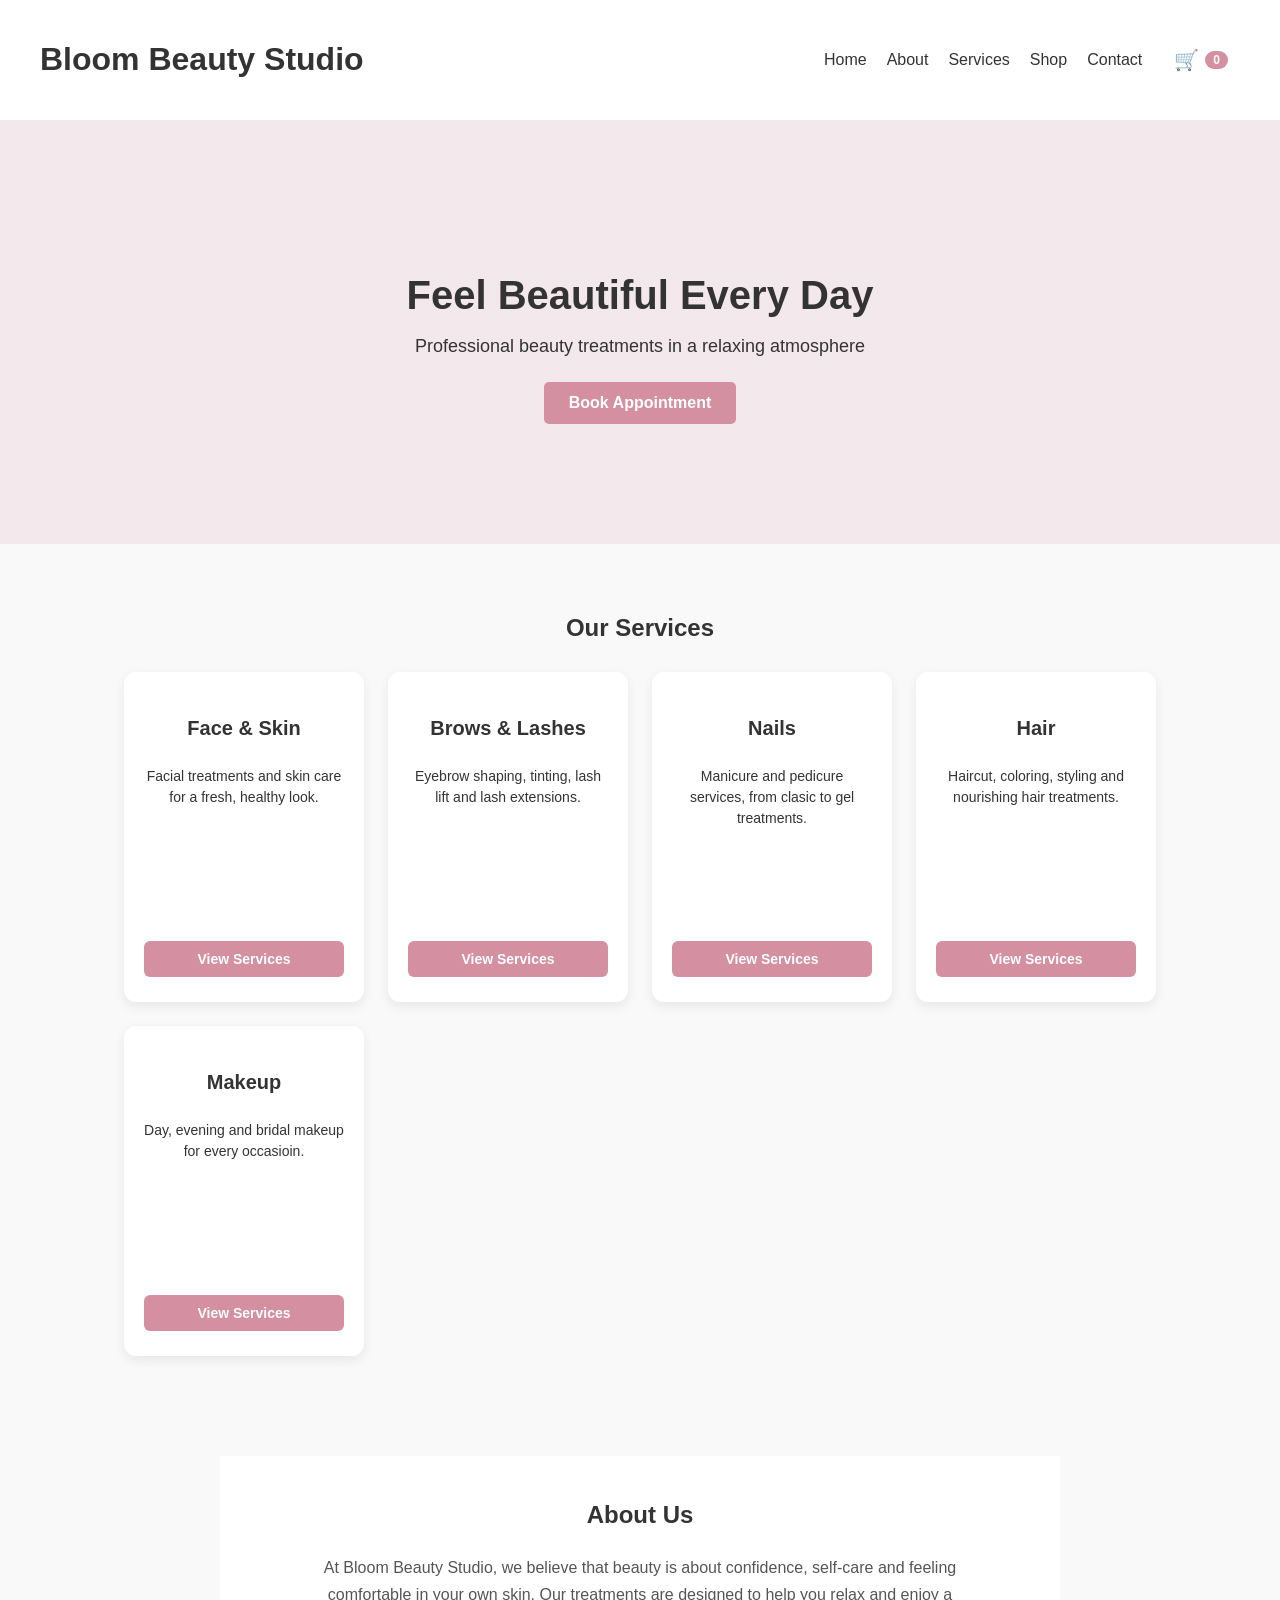
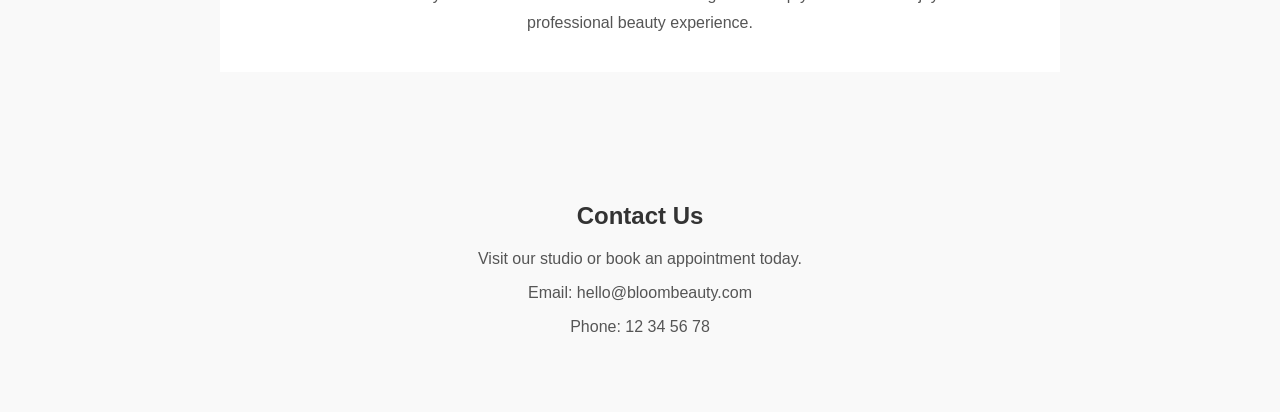
<file: index.html>
<!DOCTYPE html>
<html lang="en">
    <head>
        <meta charset="UTF-8">
        <meta name="viewport" content="width=device-width, initial-scale=1.0">
        <title>Bloom Beauty Studio</title>

        <link rel="stylesheet" href="style.css">
    </head>

    <body>
        <header>
            <h1>Bloom Beauty Studio</h1>
            <nav>
                <a href="index.html">Home</a>
                <a href="about.html">About</a>
                <a href="services.html">Services</a>
                <a href="shop.html">Shop</a>
                <a href="contact.html">Contact</a>
                 <a href="checkout.html" class="cart-nav">
                    🛒 <span id="navCartCount">0</span>
                </a>
            </nav>
        </header>

        <section class="hero">
            <h2>Feel Beautiful Every Day</h2>
            <p>Professional beauty treatments in a relaxing atmosphere</p>
            <a href="contact.html#booking" class="book-btn">Book Appointment</a>
        </section>

        <section class="services-preview">
            <h2>Our Services</h2>
            <div class="service-container">

                <div class="service-card">
                    <h3>Face & Skin</h3>
                    <p>Facial treatments and skin care for a fresh, healthy look.</p>
                    <a href="services.html" class="service-btn">View Services</a>
                </div>
                <div class="service-card">
                    <h3>Brows & Lashes</h3>
                    <p>Eyebrow shaping, tinting, lash lift and lash extensions.</p>
                    <a href="services.html" class="service-btn">View Services</a>
                </div>
                <div class="service-card">
                    <h3>Nails</h3>
                    <p>Manicure and pedicure services, from clasic to gel treatments.</p>
                    <a href="services.html" class="service-btn">View Services</a>
                </div>
                <div class="service-card">
                    <h3>Hair</h3>
                    <p>Haircut, coloring, styling and nourishing hair treatments.</p>
                    <a href="services.html" class="service-btn">View Services</a>
                </div>
                <div class="service-card">
                    <h3>Makeup</h3>
                    <p>Day, evening and bridal makeup for every occasioin.</p>
                    <a href="services.html" class="service-btn">View Services</a>
                </div>
            </div>
        </section>

        <section class="about">
            <div class="about-text">
                <h2>About Us</h2>
                <p>
                    At Bloom Beauty Studio, we believe that beauty is about confidence, self-care and feeling comfortable in your own skin. Our treatments are designed to help you relax and enjoy a professional beauty experience.
                </p>
            </div>
        </section>

        <section class="contact">
            <h2>Contact Us</h2>
            <p>Visit our studio or book an appointment today.</p>
            <p>Email: hello@bloombeauty.com</p>
            <p>Phone: 12 34 56 78</p>
        </section>
        <script src="script.js"></script>

    </body>

</html>
</file>
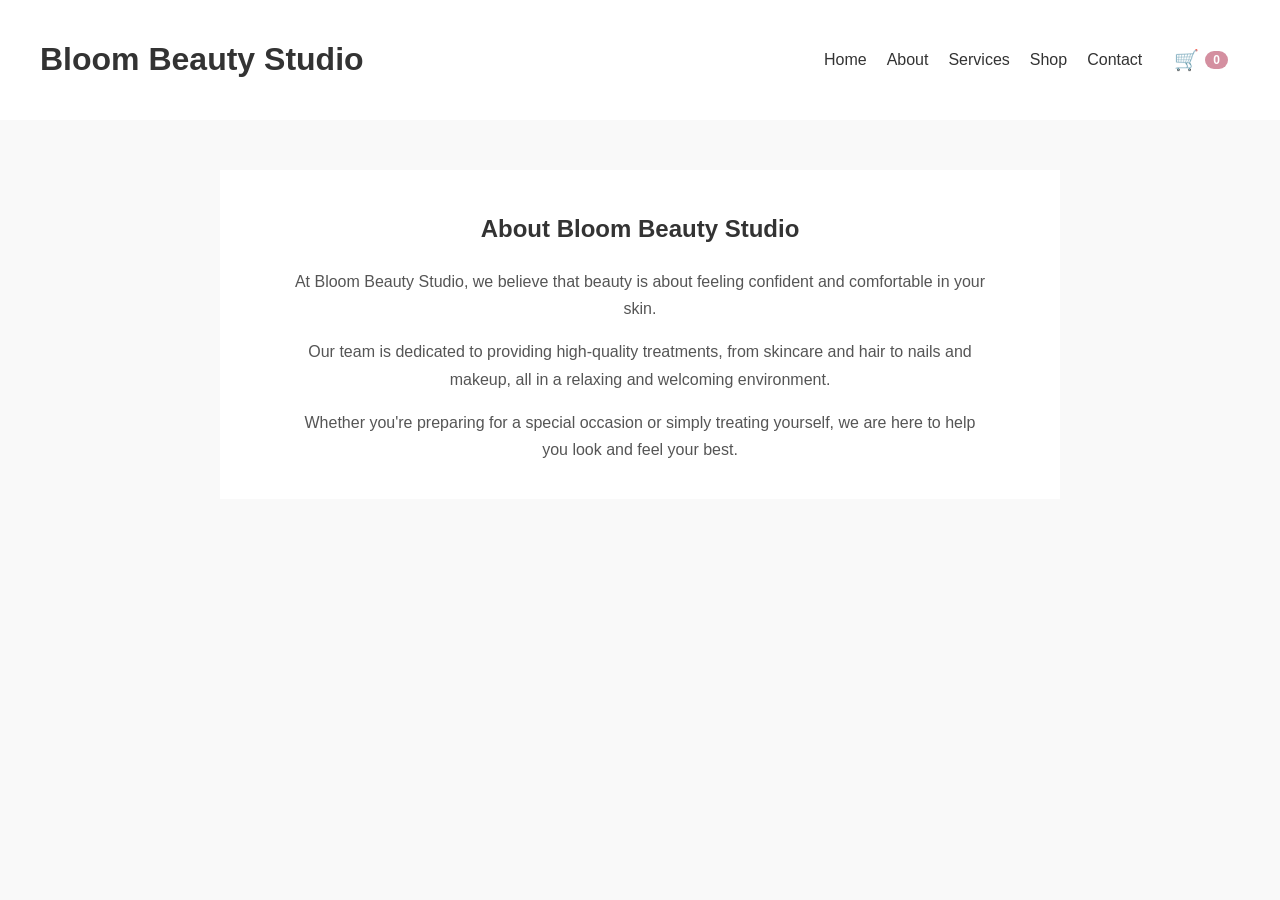
<file: about.html>
<!DOCTYPE html>
<html lang="en">
    <head>
        <meta charset="UTF-8">
        <meta name="viewport" content="width=device-width, initial-scale=1.0">
        <title>Bloom Beauty Studio</title>

        <link rel="stylesheet" href="style.css">
    </head>

    <body>
        <header>
            <h1>Bloom Beauty Studio</h1>
            <nav>
                <a href="index.html">Home</a>
                <a href="about.html">About</a>
                <a href="services.html">Services</a>
                <a href="shop.html">Shop</a>
                <a href="contact.html">Contact</a>
                <a href="checkout.html" class="cart-nav">
                    🛒 <span id="navCartCount">0</span>
                </a>
            </nav>
        </header>

        <section class="about">
            <div class="about-text">
                <h2>About Bloom Beauty Studio</h2>
                <p>
                    At Bloom Beauty Studio, we believe that beauty is about feeling confident and comfortable in your skin.
                </p>
                <p>
                    Our team is dedicated to providing high-quality treatments, from skincare and hair to nails and makeup, all in a relaxing and welcoming environment.
                </p>
                <p>
                    Whether you're preparing for a special occasion or simply treating yourself, we are here to help you look and feel your best.
                </p>
            </div>
        </section>
        <script src="script.js"></script>

    </body>

</html>
</file>
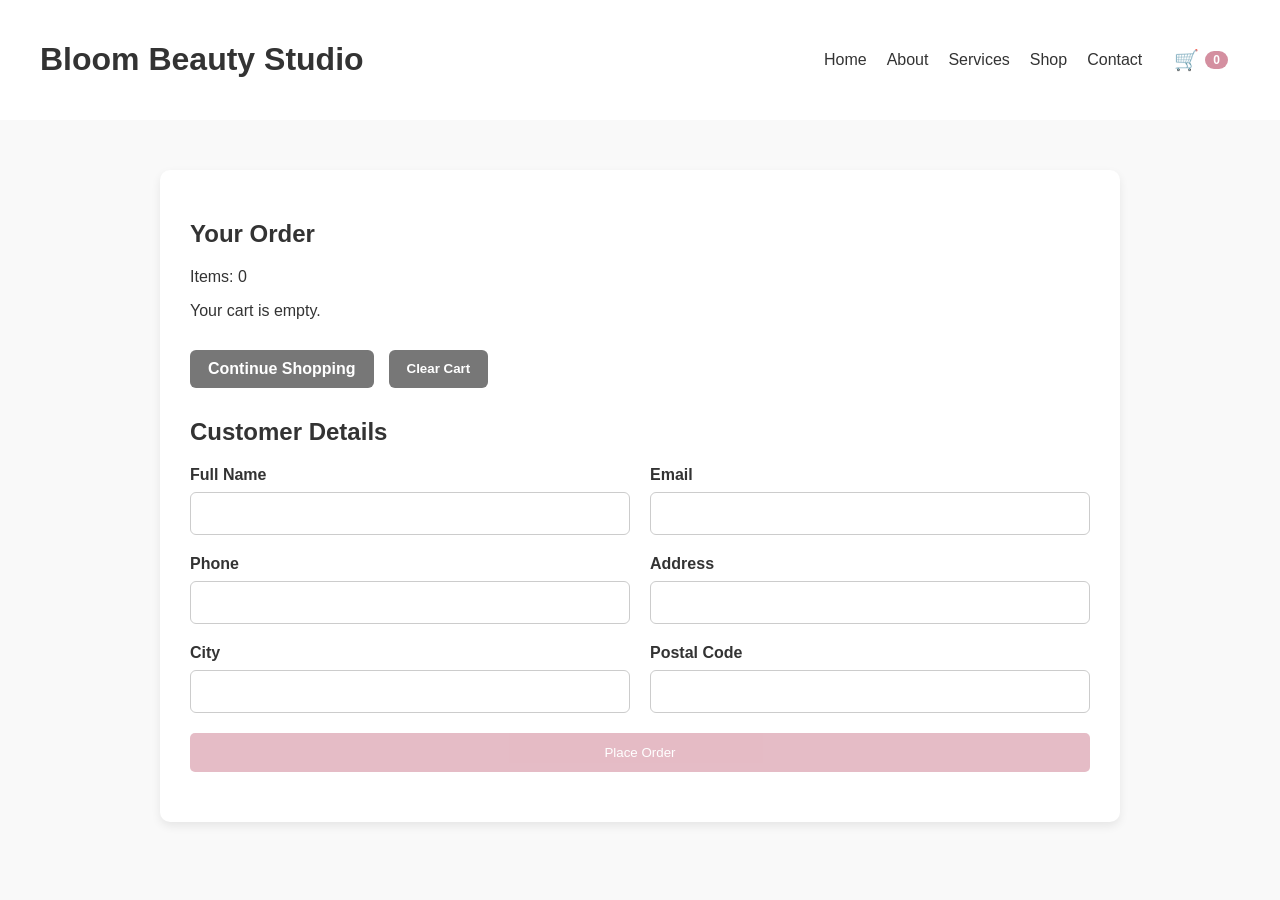
<file: checkout.html>
<!DOCTYPE html>
<html lang="en">
    <head>
        <meta charset="UTF-8">
        <meta name="viewport" content="width=device-width, initial-scale=1.0">
        <title>Checkout | Bloom Beauty Studio</title>

        <link rel="stylesheet" href="style.css">
    </head>

    <body>
        <header>
            <h1>Bloom Beauty Studio</h1>
            <nav>
                <a href="index.html">Home</a>
                <a href="about.html">About</a>
                <a href="services.html">Services</a>
                <a href="shop.html">Shop</a>
                <a href="contact.html">Contact</a>
                <a href="checkout.html" class="cart-nav">
                    🛒 <span id="navCartCount">0</span>
                </a>

            </nav>
        </header>

        <section class="checkout-section">
            <h2>Your Order</h2>
            
            <p id="itemsCount"></p>
            <div id="checkoutItems"></div>
            <p id="checkoutTotal"></p>

            <div class="checkout-actions">
                <a href="shop.html" class="secondary-btn">Continue Shopping</a>
                <button id="clearCartBtn" type="button" class="secondary-btn">Clear Cart</button>
            </div>

            <h2>Customer Details</h2>

            <form id="checkoutForm" class="checkout-form">
                <div class="form-group">
                    <label for="customerName">Full Name</label>
                    <input type="text" id="customerName" required>
                </div>

                <div class="form-group">
                    <label for="customerEmail">Email</label>
                    <input type="email" id="customerName" required>
                </div>

                <div class="form-group">
                    <label for="customerPhone">Phone</label>
                    <input type="tel" id="customerPhone" required>
                </div>

                <div class="form-group">
                    <label for="customerAddress">Address</label>
                    <input type="text" id="customerAddress" required>
                </div>

                <div class="form-group">
                    <label for="customerCity">City</label>
                    <input type="text" id="customerCity" required>
                </div>

                <div class="form-group">
                    <label for="customerZip">Postal Code</label>
                    <input type="text" id="customerZip" required>
                </div>

                <div class="form-group full-width">
                    <button type="submit" id="placeOrderBtn">Place Order</button>
                </div>  
            </form>

            <p id="checkoutMessage"></p>
        </section>

        <script src="script.js"></script>
            
    </body>

</html>
</file>
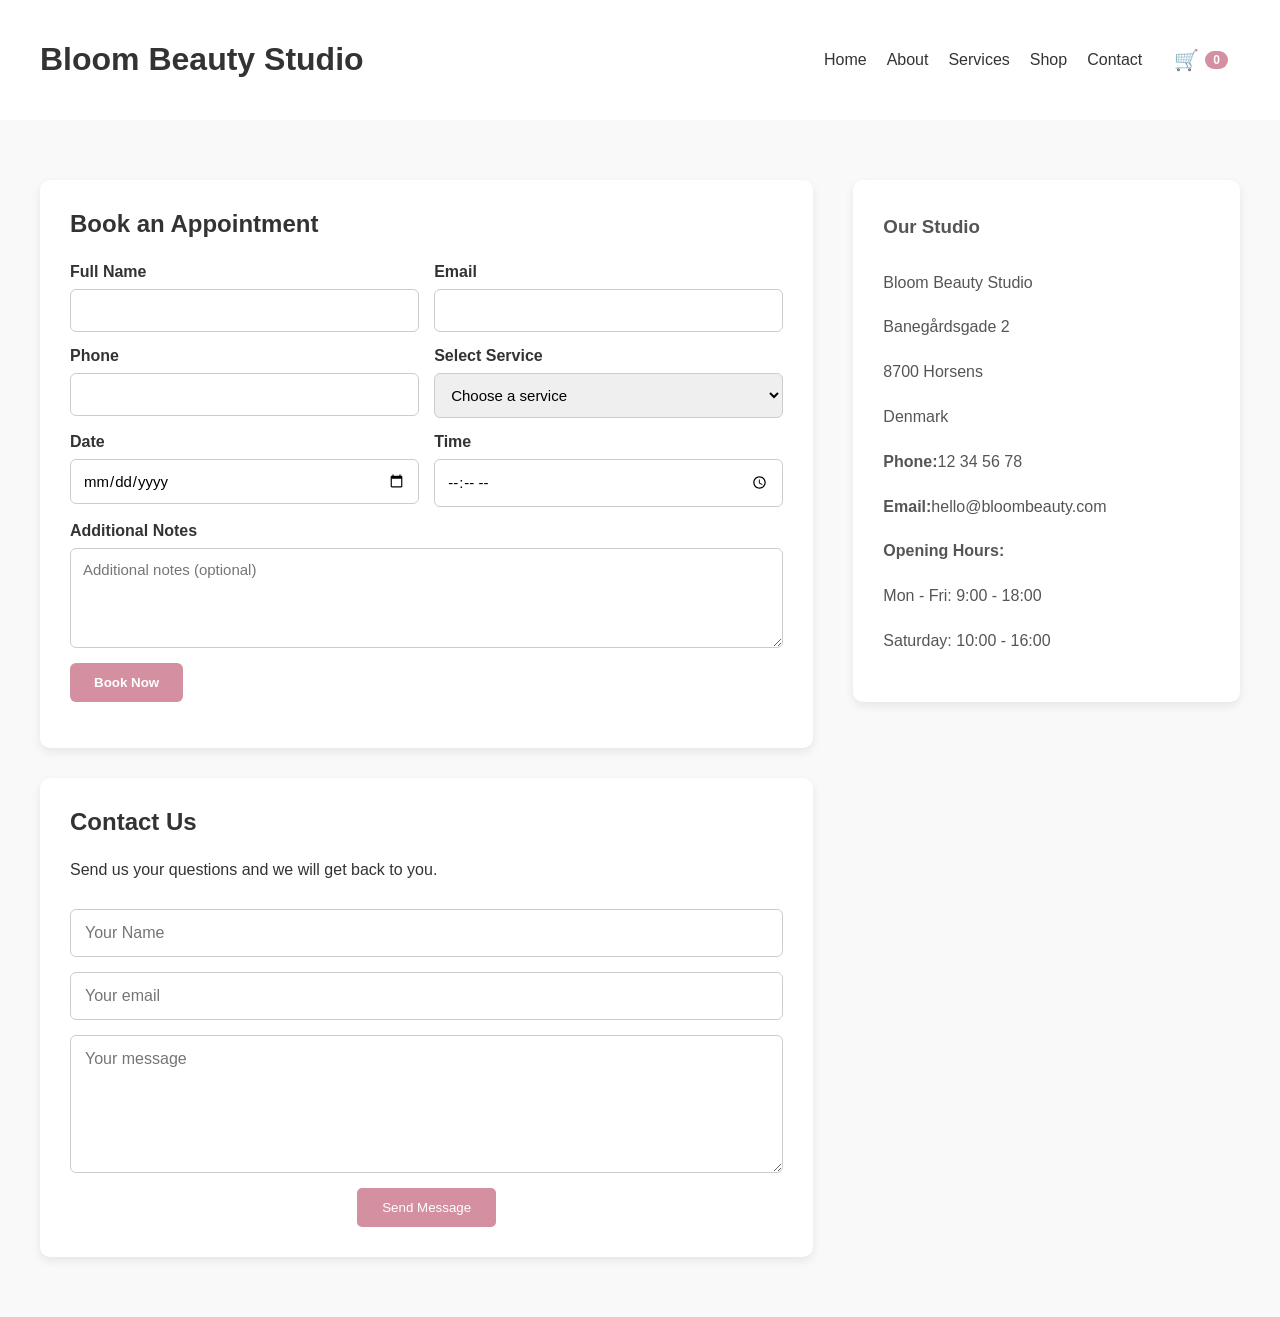
<file: contact.html>
<!DOCTYPE html>
<html lang="en">
    <head>
        <meta charset="UTF-8">
        <meta name="viewport" content="width=device-width, initial-scale=1.0">
        <title>Bloom Beauty Studio</title>

        <link rel="stylesheet" href="style.css">
    </head>

    <body>
        <header>
            <h1>Bloom Beauty Studio</h1>
            <nav>
                <a href="index.html">Home</a>
                <a href="about.html">About</a>
                <a href="services.html">Services</a>
                <a href="shop.html">Shop</a>
                <a href="contact.html">Contact</a>
                <a href="checkout.html" class="cart-nav">
                    🛒 <span id="navCartCount">0</span>
                </a>
            </nav>
        </header>

        <section class="contact-page">
            
            <div class="contact-left">
               
                <section class="booking" id="booking">
                    <h2>Book an Appointment</h2>
                    
                    <form id="bookingForm" class="booking-form">
                        <div class="form-group">
                            <label for="fullName">Full Name</label>
                            <input type="text" id="fullName" required>
                        </div>

                        <div class="form-group">
                            <label for="bookingEmail">Email</label>
                            <input type="email" id="bookingEmail" required>
                        </div>

                        <div class="form-group">
                            <label for="bookingPhone">Phone</label>
                            <input type="tel" id="bookingPhone" required>
                        </div>

                        <div class="form-group">
                            <label for="serviceSelect">Select Service</label>
                            <select id="serviceSelect" required>
                                <option value="">Choose a service</option>

                                <optgroup label="Face & Skin">
                                    <option value="Facial Treatment">Facial Treatment</option>
                                    <option value="Skin Care">Skin Care</option>
                                </optgroup>

                                <optgroup label="Brows & Lashes">
                                    <option value="Eyebrow Shaping">Eyebrow Shaping</option>
                                    <option value="Eyebrow Tinting">Eyebrow Tinting</option>
                                    <option value="Lash Lift">Lash Lift</option>
                                    <option value="Lash Extensions">Lash Extensions</option>
                                </optgroup>

                                <optgroup label="Nails">
                                    <option value="Classic Manicure">Classic Manicure</option>
                                    <option value="Gel Polish Manicure">Gel Polish Manicure</option>
                                    <option value="Gel Nail Extensions">Gel Nail Extensions</option>
                                    <option value="Gel Nail Maintenance">Gel Nail Maintenance</option>
                                    <option value="Classic Pedicure">Classic Pedicure</option>
                                    <option value="Gel Pedicure">Gel Pedicure</option>
                                </optgroup>

                                <optgroup label="Hair">
                                    <option value="Haircut">Haircut</option>
                                    <option value="Hair Coloring">Hair Coloring</option>
                                    <option value="Hair Styling">Hair Styling</option>
                                    <option value="Hair Treatment">Hair Treatment</option>
                                </optgroup>

                                <optgroup label="Makeup">
                                    <option value="Day Makeup">Day Makeup</option>
                                    <option value="Evening Makeup">Evening Makeup</option>
                                    <option value="Bridal Makeup">Bridal Makeup</option>
                                </optgroup>
                            </select>
                        </div>

                        <div class="form-group">
                            <label for="bookingDate">Date</label>
                            <input type="date" id="bookingDate" required>
                        </div>

                        <div class="form-group">
                            <label for="bookingTime">Time</label>
                            <input type="time" id="bookingTime" required>
                        </div>

                        <div class="form-group full-width">
                            <label for="bookingNotes">Additional Notes</label>
                            <textarea id="bookingNotes" placeholder="Additional notes (optional)"></textarea>
                        </div>
                        
                        <div class="form-group full-width">
                            <button type="submit">Book Now</button>
                        </div>   
                    </form>

                    <p id="bookingMessage"></p>
                </section>

                 <section class="contact-form-section">
                    <h2>Contact Us</h2>
                    <p>Send us your questions and we will get back to you.</p>

                    <form action="https://formsubmit.co/hello@bloombeauty.com" method="POST" class="contact-form">
                        <input type="text" name="name" placeholder="Your Name" required>
                        <input type="email" name="email" placeholder="Your email" required>
                        <textarea name="message" placeholder="Your message" rows="6" required></textarea>
                        <button type="submit">Send Message</button>
                    </form>
                </section>
            
            </div>

            <div class="contact-right">
                <div class="contact-details">
                    <h3>Our Studio</h3>

                    <p>Bloom Beauty Studio</p>
                    <p>Banegårdsgade 2</p>
                    <p>8700 Horsens</p>
                    <p>Denmark</p>

                    <p><strong>Phone:</strong>12 34 56 78</p>
                    <p><strong>Email:</strong>hello@bloombeauty.com</p>

                    <p><strong>Opening Hours:</strong></p>
                    <p>Mon - Fri: 9:00 - 18:00</p>
                    <p>Saturday: 10:00 - 16:00</p>
                </div>
            </div>
        </section>
        <script src="script.js"></script>

    </body>

</html>
</file>
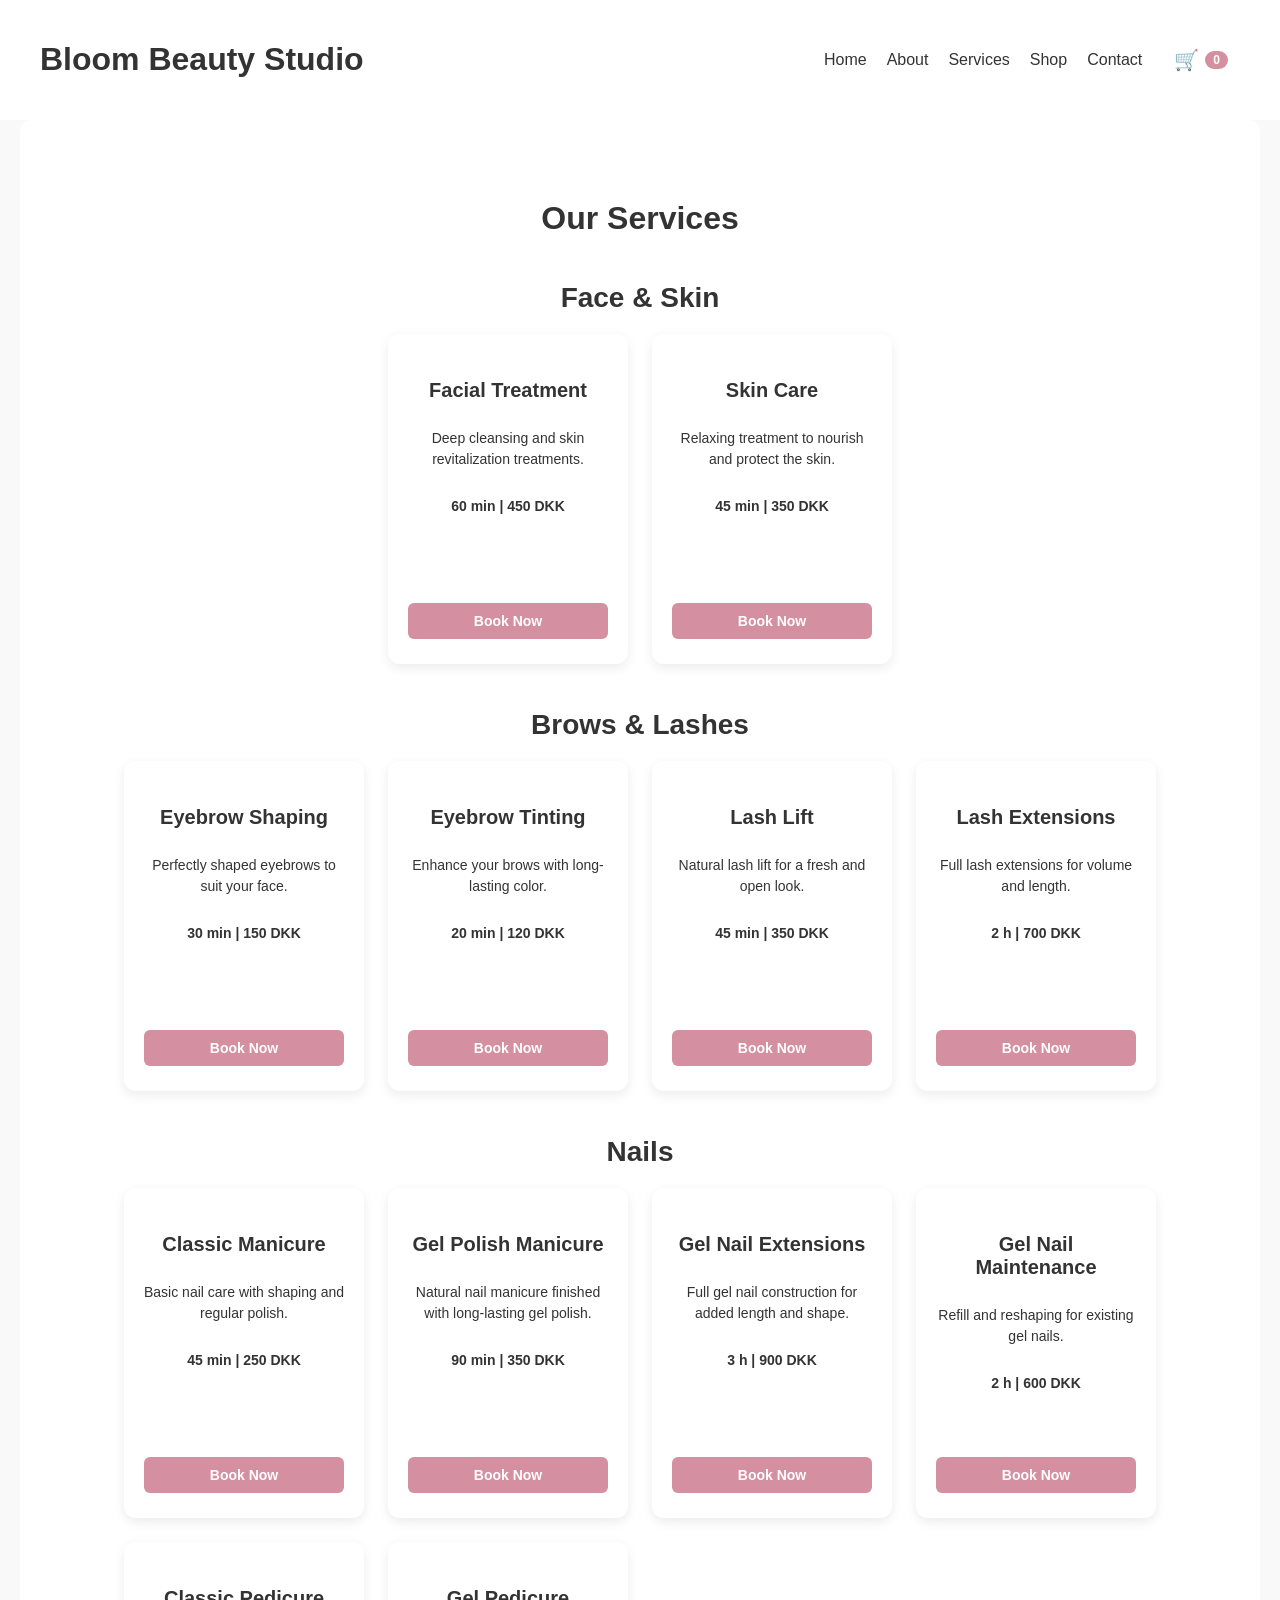
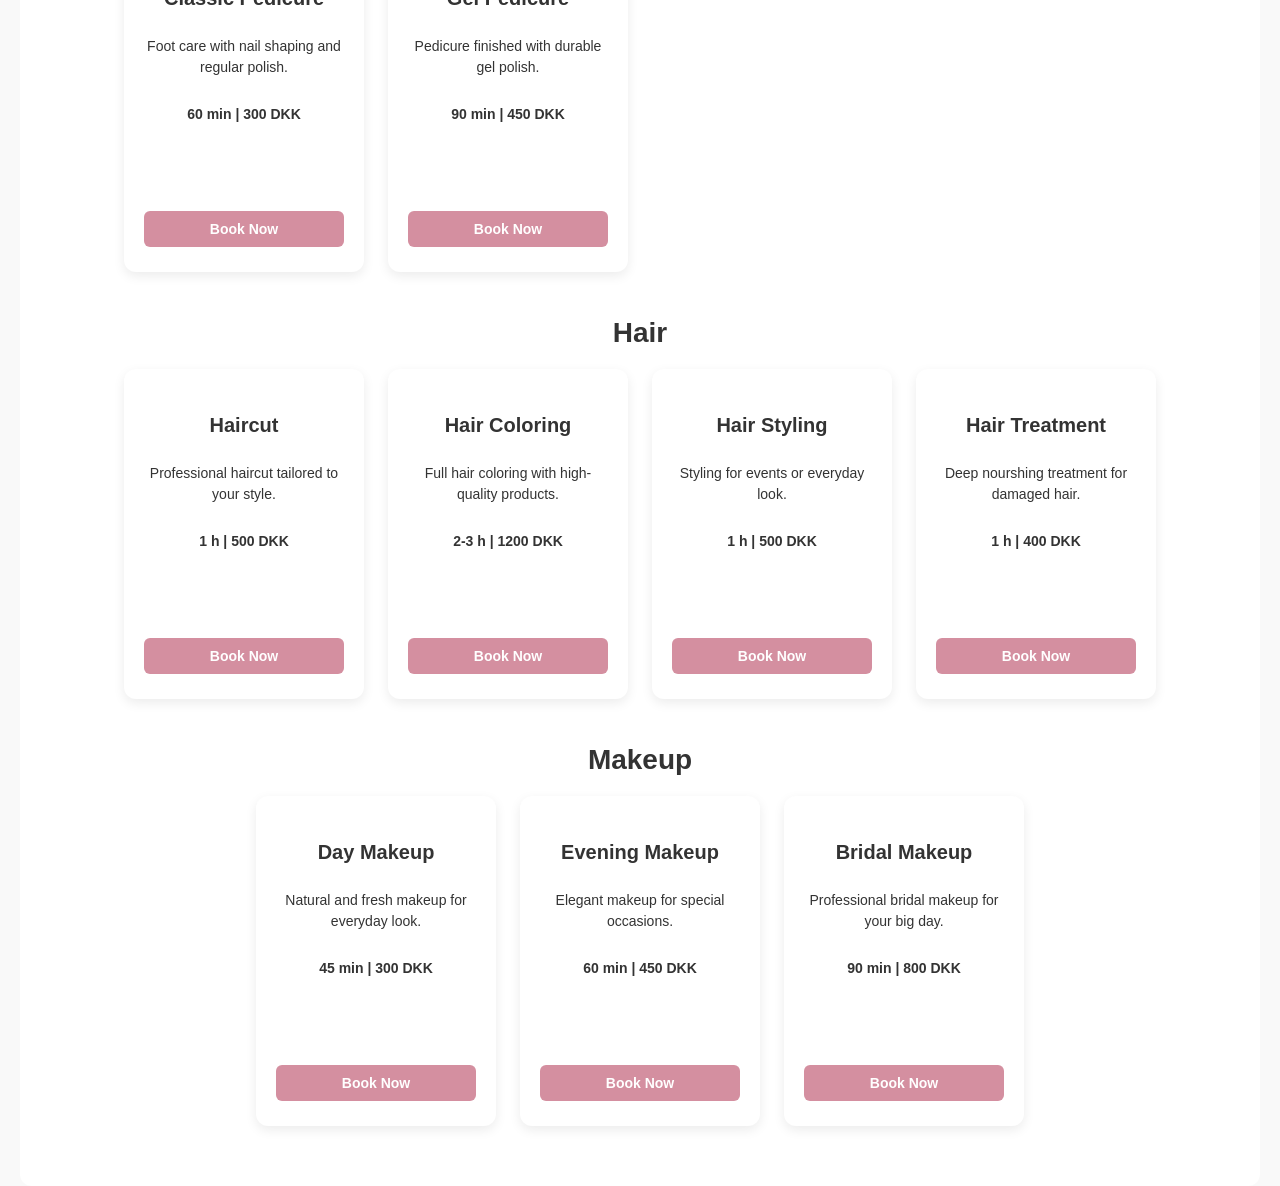
<file: services.html>
<!DOCTYPE html>
<html lang="en">
    <head>
        <meta charset="UTF-8">
        <meta name="viewport" content="width=device-width, initial-scale=1.0">
        <title>Bloom Beauty Studio</title>

        <link rel="stylesheet" href="style.css">
    </head>

    <body>
        <header>
            <h1>Bloom Beauty Studio</h1>
            <nav>
                <a href="index.html">Home</a>
                <a href="about.html">About</a>
                <a href="services.html">Services</a>
                <a href="shop.html">Shop</a>
                <a href="contact.html">Contact</a>
                <a href="checkout.html" class="cart-nav">
                    🛒 <span id="navCartCount">0</span>
                </a>
            </nav>
        </header>

        <section class="services">
            <h2 class="section-title">Our Services</h2>

            <h3 class="service-category-title">Face & Skin</h3>
            <div class="service-container">
                <div class="service-card">
                    <h3>Facial Treatment</h3>
                    <p>Deep cleansing and skin revitalization treatments.</p>
                    <p><strong>60 min | 450 DKK</strong></p>
                    <a href="contact.html?service=Facial%20Treatment#booking" class="service-btn">Book Now</a>
                </div>

                <div class="service-card">
                    <h3>Skin Care</h3>
                    <p>Relaxing treatment to nourish and protect the skin.</p>
                    <p><strong>45 min | 350 DKK</strong></p>
                    <a href="contact.html?service=Skin%20Care#booking" class="service-btn">Book Now</a>
                </div>
            </div>

            <h3 class="service-category-title">Brows & Lashes</h3>
            <div class="service-container">
                <div class="service-card">
                    <h3>Eyebrow Shaping</h3>
                    <p>Perfectly shaped eyebrows to suit your face.</p>
                    <p><strong>30 min | 150 DKK</strong></p>
                    <a href="contact.html?service=Eyebrow%20Shaping#booking" class="service-btn">Book Now</a>
                </div>

                <div class="service-card">
                    <h3>Eyebrow Tinting</h3>
                    <p>Enhance your brows with long-lasting color.</p>
                    <p><strong>20 min | 120 DKK</strong></p>
                    <a href="contact.html?service=Eyebrow%20Tinting#booking" class="service-btn">Book Now</a>
                </div>

                <div class="service-card">
                    <h3>Lash Lift</h3>
                    <p>Natural lash lift for a fresh and open look.</p>
                    <p><strong>45 min | 350 DKK</strong></p>
                    <a href="contact.html?service=Lash%20Lift#booking"  class="service-btn">Book Now</a>
                </div>

                <div class="service-card">
                    <h3>Lash Extensions</h3>
                    <p>Full lash extensions for volume and length.</p>
                    <p><strong>2 h | 700 DKK</strong></p>
                    <a href="contact.html?service=Lash%20Extensions#booking" class="service-btn">Book Now</a>
                </div>
            </div>

            <h3 class="service-category-title">Nails</h3>
            <div class="service-container">
                <div class="service-card">
                    <h3>Classic Manicure</h3>
                    <p>Basic nail care with shaping and regular polish.</p>
                    <p><strong>45 min | 250 DKK</strong></p>
                    <a href="contact.html?service=Classic%20Manicure#booking" class="service-btn">Book Now</a>
                </div>

                <div class="service-card">
                    <h3>Gel Polish Manicure</h3>
                    <p>Natural nail manicure finished with long-lasting gel polish.</p>
                    <p><strong>90 min | 350 DKK</strong></p>
                    <a href="contact.html?service=Gel%20Polish%20Manicure#booking" class="service-btn">Book Now</a>
                </div>

                 <div class="service-card">
                    <h3>Gel Nail Extensions</h3>
                    <p>Full gel nail construction for added length and shape.</p>
                    <p><strong>3 h | 900 DKK</strong></p>
                    <a href="contact.html?service=Gel%20Nail%20Extensions#booking" class="service-btn">Book Now</a>
                </div>

                 <div class="service-card">
                    <h3>Gel Nail Maintenance</h3>
                    <p>Refill and reshaping for existing gel nails.</p>
                    <p><strong>2 h | 600 DKK</strong></p>
                    <a href="contact.html?service=Gel%20Nail%20Maintenance#booking" class="service-btn">Book Now</a>
                </div>

                <div class="service-card">
                    <h3>Classic Pedicure</h3>
                    <p>Foot care with nail shaping and regular polish.</p>
                    <p><strong>60 min | 300 DKK</strong></p>
                    <a href="contact.html?service=Classic%20Pedicure#booking" class="service-btn">Book Now</a>
                </div>

                <div class="service-card">
                    <h3>Gel Pedicure</h3>
                    <p>Pedicure finished with durable gel polish.</p>
                    <p><strong>90 min | 450 DKK</strong></p>
                    <a href="contact.html?service=Gel%20Pedicure#booking" class="service-btn">Book Now</a>
                </div>
            </div>

            <h3 class="service-category-title">Hair</h3>
            <div class="service-container">
                <div class="service-card">
                    <h3>Haircut</h3>
                    <p>Professional haircut tailored to your style.</p>
                    <p><strong>1 h | 500 DKK</strong></p>
                    <a href="contact.html?service=Haircut#booking" class="service-btn">Book Now</a>
                </div>

                <div class="service-card">
                    <h3>Hair Coloring</h3>
                    <p>Full hair coloring with high-quality products.</p>
                    <p><strong>2-3 h | 1200 DKK</strong></p>
                    <a href="contact.html?service=Hair%20Coloring#booking" class="service-btn">Book Now</a>
                </div>

                 <div class="service-card">
                    <h3>Hair Styling</h3>
                    <p>Styling for events or everyday look.</p>
                    <p><strong>1 h | 500 DKK</strong></p>
                    <a href="contact.html?service=Hair%20Styling#booking" class="service-btn">Book Now</a>
                </div>

                 <div class="service-card">
                    <h3>Hair Treatment</h3>
                    <p>Deep nourshing treatment for damaged hair.</p>
                    <p><strong>1 h | 400 DKK</strong></p>
                    <a href="contact.html?service=Hair%20Treatment#booking" class="service-btn">Book Now</a>
                </div>
            </div>

            <h3 class="service-category-title">Makeup</h3>
            <div class="service-container">
                <div class="service-card">
                    <h3>Day Makeup</h3>
                    <p>Natural and fresh makeup for everyday look.</p>
                    <p><strong>45 min | 300 DKK</strong></p>
                    <a href="contact.html?service=Day%20Makeup#booking" class="service-btn">Book Now</a>
                </div>
                
                <div class="service-card">
                    <h3>Evening Makeup</h3>
                    <p>Elegant makeup for special occasions.</p>
                    <p><strong>60 min | 450 DKK</strong></p>
                    <a href="contact.html?service=Evening%20Makeup#booking" class="service-btn">Book Now</a>
                </div>

                <div class="service-card">
                    <h3>Bridal Makeup</h3>
                    <p>Professional bridal makeup for your big day.</p>
                    <p><strong>90 min | 800 DKK</strong></p>
                    <a href="contact.html?service=Bridal%20Makeup#booking" class="service-btn">Book Now</a>
                </div>
            </div>

        </section>
        <script src="script.js"></script>

    </body>

</html>
</file>
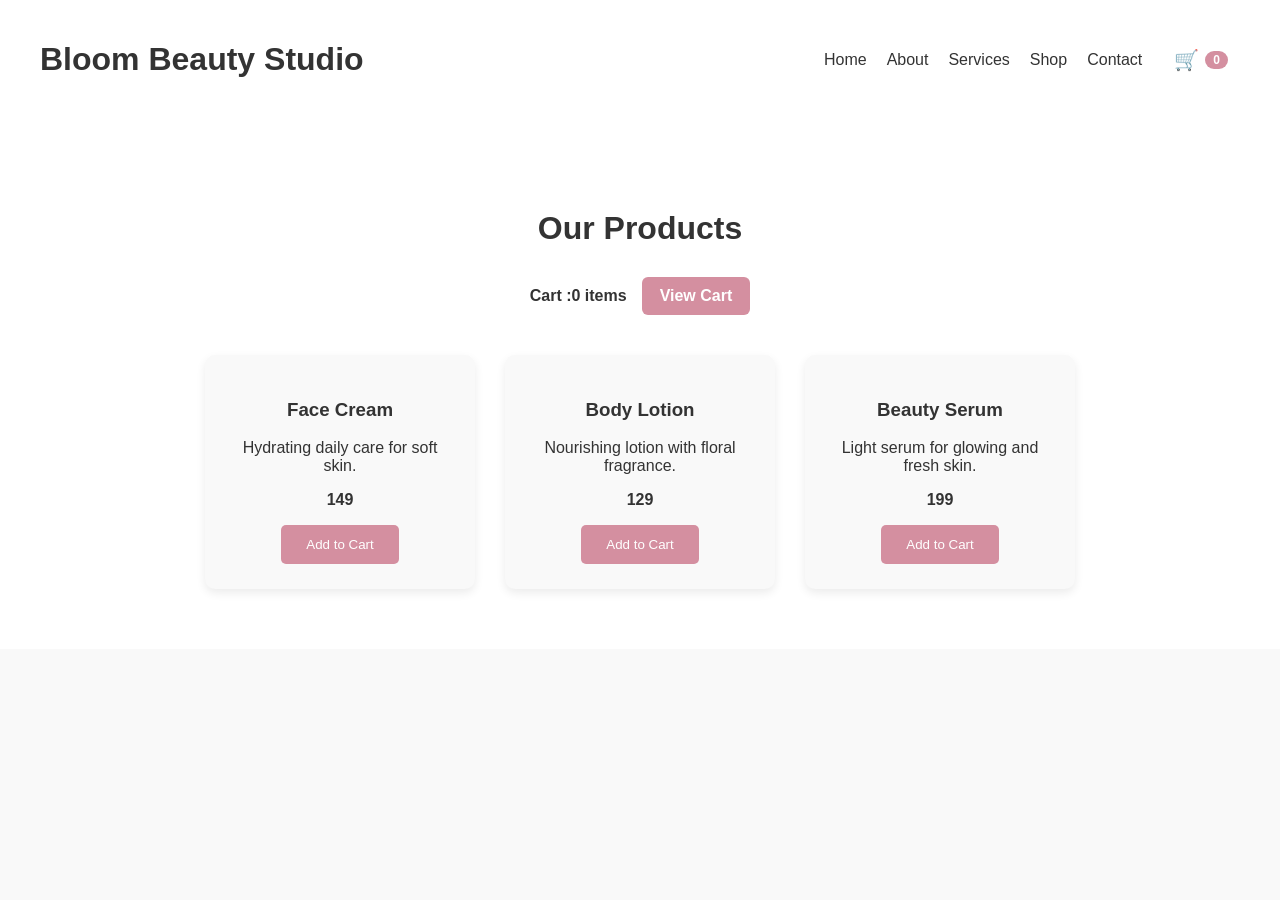
<file: shop.html>
<!DOCTYPE html>
<html lang="en">
    <head>
        <meta charset="UTF-8">
        <meta name="viewport" content="width=device-width, initial-scale=1.0">
        <title>Bloom Beauty Studio</title>

        <link rel="stylesheet" href="style.css">
    </head>

    <body>
        
        <header>
            <h1>Bloom Beauty Studio</h1>
            <nav>
                <a href="index.html">Home</a>
                <a href="about.html">About</a>
                <a href="services.html">Services</a>
                <a href="shop.html">Shop</a>
                <a href="contact.html">Contact</a>
                <a href="checkout.html" class="cart-nav">
                    🛒 <span id="navCartCount">0</span>
                </a>
            </nav>
        </header>

        <section class="shop">
            <h2 class="section-title">Our Products</h2>
            <div class = "cart-summary">
                <p id="cartCount">Cart: 0 items</p>
                <a href="checkout.html" class="view-cart-btn">View Cart</a>
            </div>

            <p id="cartMessage"></p>

            <div class="product-container">
                
                <div class="product-card">
                    <h3>Face Cream</h3>
                    <p>Hydrating daily care for soft skin.</p>
                    <p><strong>149 </strong></p>
                    <button class="add-to-cart" data-product="Face Cream" data-price="149">Add to Cart</button>
                </div>

                <div class="product-card">
                    <h3>Body Lotion</h3>
                    <p>Nourishing lotion with floral fragrance.</p>
                    <p><strong>129 </strong></p>
                    <button class="add-to-cart" data-product="Body Lotion" data-price="129">Add to Cart</button>
                </div>

                <div class="product-card">
                    <h3>Beauty Serum</h3>
                    <p>Light serum for glowing and fresh skin.</p>
                    <p><strong>199 </strong></p>
                    <button class="add-to-cart" data-product="Beauty Serum" data-price="199">Add to Cart</button>
                </div>
            </div>

        </section>
        <script src="script.js"></script>
    </body>

</html>
</file>
<file: style.css>
body{
    font-family: Arial, Helvetica, sans-serif;
    margin: 0;
    background: #f9f9f9;
    color: #333;
}

/* Header */
header{
    display: flex;
    justify-content: space-between;
    align-items: center;
    padding: 20px 40px;
    background: white;
}

nav{
    display: flex;
    align-items: center;
    gap: 20px;
    flex-wrap: wrap;
}

nav a{
    text-decoration: none;
    color: #333;
}

/* Hero */
.hero{
    text-align: center;
    padding: 120px 20px;
    background: linear-gradient(rgba(242,230,234,0.9), rgba(242,230,234,0.9)),url("https://images.pexels.com/photos/992734/pexels-photo-992734.jpeg");
    background-size: cover;
    background-position: center;
}

.hero h2{
    font-size: 40px;
    margin-bottom: 10px;
}

.hero p{
    font-size: 18px;
    margin-bottom: 25px;
    color: #333;
}

/* Buttons */
button{
    padding: 12px 25px;
    border: none;
    background: #d48fa0;
    color: white;
    border-radius: 5px;
    cursor: pointer;
}

button:hover{
    background: #bf7588;
}

.book-btn {
    display: inline-block;
    padding: 12px 25px;
    background: #d48fa0;
    color: white;
    border-radius: 5px;
    text-decoration: none;
    font-weight: bold;
}

.book-btn:hover {
    background: #bf7588;
}

/* Section Titles */
.section-title {
    text-align: center;
    font-size: 32px;
    margin: 30px 0 30px;
}

/* Services General */
.services{
    padding: 50px 20px 60px;
    background: white;
    max-width: 1200px;
    margin: 0 auto;
    border-radius: 12px;
}

.service-category-title {
    margin: 45px 0 20px;
    font-size: 28px;
    color: #333;
    text-align: center;
}

.service-container{
    display: grid;
    grid-template-columns: repeat(auto-fit, minmax(240px, 240px));
    gap: 24px;
    justify-content: center;
}

.service-card{
    background: white;
    padding: 25px 20px;
    border-radius: 12px;
    box-shadow: 0 4px 12px rgba(0, 0, 0, 0.08);
    text-align: center;
    display: flex;
    flex-direction: column;
    justify-content: space-between;
    min-height: 280px;
}

.service-card h3{
    margin-bottom: 12px;
    font-size: 20px;
}

.service-card p {
    font-size: 14px;
    margin-bottom: 12px;
    line-height: 1.5;
}

.service-btn {
    display: inline-block;
    margin-top: auto;
    padding: 10px 22px;
    background: #d48fa0;
    color: white;
    border-radius: 6px;
    text-decoration: none;
    font-size: 14px;
    font-weight: bold;
}

.service-btn:hover {
    background: #bf7588;
}

/* Homepage services preview */
.services-preview {
    padding: 50px 20px;
    text-align: center;
}

.services-preview h2 {
    margin-bottom: 30px;
}

/* About */
.about {
    max-width: 800px;
    margin: 50px auto;
    padding: 20px;
    background: #fff;
    display: flex;
    justify-content: center;
    line-height: 1.6;
}

.about-text {
    max-width: 700px;
    text-align: center;
}

.about-text p {
    line-height: 1.7;
    color: #555;
}

/* Contact */
.contact {
    padding: 60px 20px;
    text-align: center;
    background: #f9f9f9;
}

.contact p {
    margin-top: 10px;
    color: #555;
}

.contact-form {
    display: flex;
    flex-direction: column;
    gap: 15px;
    margin-top: 30px;
}

.contact-form input,
.contact-form textarea {
    padding: 14px;
    border: 1px solid #ccc;
    border-radius: 6px;
    font-size: 16px;
    font-family: Arial, Helvetica, sans-serif;
}

.contact-form button {
    align-self: center;
}

/* Contact page / booking */
.contact-page {
    max-width: 1200px;
    margin: 60px auto;
    padding: 0 20px;
    display: flex;
    gap: 40px;
    align-items: flex-start;
}

.contact-left {
    flex: 2;
}

.contact-right {
    flex: 1;
}

.contact-form-section,
.booking,
.contact-details {
    background: white;
    padding: 30px;
    border-radius: 10px;
    box-shadow: 0 4px 10px rgba(0, 0, 0, 0.08);
}

.booking {
    margin-bottom: 30px;
}

.contact-form-section h2,
.booking h2,
.contact-details h3 {
    margin-top: 0;
    margin-bottom: 25px;
}

.contact-details {
    line-height: 1.8;
    color: #555;
}

.booking-form {
    display: grid;
    grid-template-columns: 1fr 1fr;
    gap: 15px;
}

.form-group {
    display: flex;
    flex-direction: column;
}

.form-group label {
    margin-bottom: 8px;
    font-weight: 600;
    color: #333;
}

.form-group input,
.form-group select,
.form-group textarea {
    padding: 12px;
    border: 1px solid #ccc;
    border-radius: 6px;
    font-size: 15px;
    width: 100%;
    box-sizing: border-box;
    font-family: Arial, Helvetica, sans-serif;
}

.form-group textarea {
    min-height: 100px;
    resize: vertical;
}

.full-width {
    grid-column: 1 / -1;
}

.booking-form button {
    padding: 12px 24px;
    border: none;
    background: #d48fa0;
    color: white;
    border-radius: 6px;
    cursor: pointer;
    font-weight: bold;
    width: fit-content;
}

.booking-form button:hover {
    background: #bf7588;
}

#bookingMessage {
    margin-top: 15px;
    font-weight: 500;
}

/* Shop */
.shop {
    padding: 60px 20px;
    text-align: center;
    background: #fff;
}

.product-container {
    display: flex;
    justify-content: center;
    gap: 30px;
    flex-wrap: wrap;
    margin-top: 40px;
}

.product-card {
    background: #f9f9f9;
    padding: 25px;
    width: 220px;
    border-radius: 10px;
    box-shadow: 0 4px 10px rgba(0, 0, 0, 0.08);
}

.cart-summary {
    display: flex;
    justify-content: center;
    align-items: center;
    gap: 15px;
    margin-bottom: 20px;
    flex-wrap: wrap;
}

#cartCount {
    font-weight: bold;
    margin: 0;
    color: #333;
}

.view-cart-btn {
    display: inline-block;
    padding: 10px 18px;
    background: #d48fa0;
    color: white;
    text-decoration: none;
    border-radius: 6px;
    font-weight: bold;
}

.view-cart-btn:hover {
    background: #bf7588;
}

/* Checkout */
.checkout-section {
    max-width: 900px;
    margin: 50px auto;
    background: white;
    padding: 30px;
    border-radius: 10px;
    box-shadow: 0 4px 10px rgba(0, 0, 0, 0.08);
}

.checkout-section h2 {
    margin-bottom: 20px;
}

.checkout-item {
    display: flex;
    justify-content: space-between;
    align-items: center;
    gap: 15px;
    padding: 12px 0;
    border-bottom: 1px solid #ddd;
}

#checkoutTotal {
    font-weight: bold;
    font-size: 18px;
    margin: 20px 0 30px;
}

.checkout-form {
    display: grid;
    grid-template-columns: 1fr 1fr;
    gap: 20px;
}

.checkout-form .form-group {
    display: flex;
    flex-direction: column;
}

.checkout-form label {
    margin-bottom: 8px;
    font-weight: 600;
}

.checkout-form input {
    padding: 12px;
    border: 1px solid #ccc;
    border-radius: 6px;
}

.checkout-form .full-width {
    grid-column: 1 / -1;
}

#checkoutMessage {
    margin-top: 20px;
    font-weight: 600;
    color: #4CAF50;
}

.checkout-actions {
    display: flex;
    gap: 15px;
    margin: 20px 0 30px;
    flex-wrap: wrap;
}

.secondary-btn {
    display: inline-block;
    padding: 10px 18px;
    background: #777;
    color: white;
    text-decoration: none;
    border: none;
    border-radius: 6px;
    cursor: pointer;
    font-weight: bold;
}

.secondary-btn:hover {
    background: #555;
}

/* Nav cart */
.cart-nav {
    font-size: 20px;
    text-decoration: none;
    display: inline-flex;
    align-items: center;
    gap: 6px;
}

nav a.cart-nav {
    padding: 8px 12px;
}

#navCartCount {
    background: #d48fa0;
    color: white;
    font-size: 12px;
    font-weight: bold;
    padding: 3px 8px;
    border-radius: 999px;
    line-height: 1;
}

/* Quantity controls */
.quantity-controls {
    display: flex;
    align-items: center;
    gap: 8px;
}

.quantity-controls button {
    padding: 5px 10px;
    border: none;
    background: #d48fa0;
    color: white;
    border-radius: 4px;
    cursor: pointer;
}

.quantity-controls button:hover {
    background: #bf7588;
}

/* Responsive */
@media (max-width: 768px) {
    header {
        flex-direction: column;
        gap: 15px;
    }

    nav {
        justify-content: center;
    }

    .hero {
        padding: 100px 20px;
    }

    .hero h2 {
        font-size: 28px;
    }

    .contact-page {
        flex-direction: column;
    }

    .booking-form,
    .checkout-form {
        grid-template-columns: 1fr;
    }

    .product-container {
        flex-direction: column;
        align-items: center;
    }

    .service-container {
        grid-template-columns: 1fr;
    }

    .service-card {
        min-height: auto;
    }

    .services {
        margin: 30px auto;
    }

    .service-category-title {
        font-size: 24px;
        margin: 35px 0 15px;
    }
}
</file>
